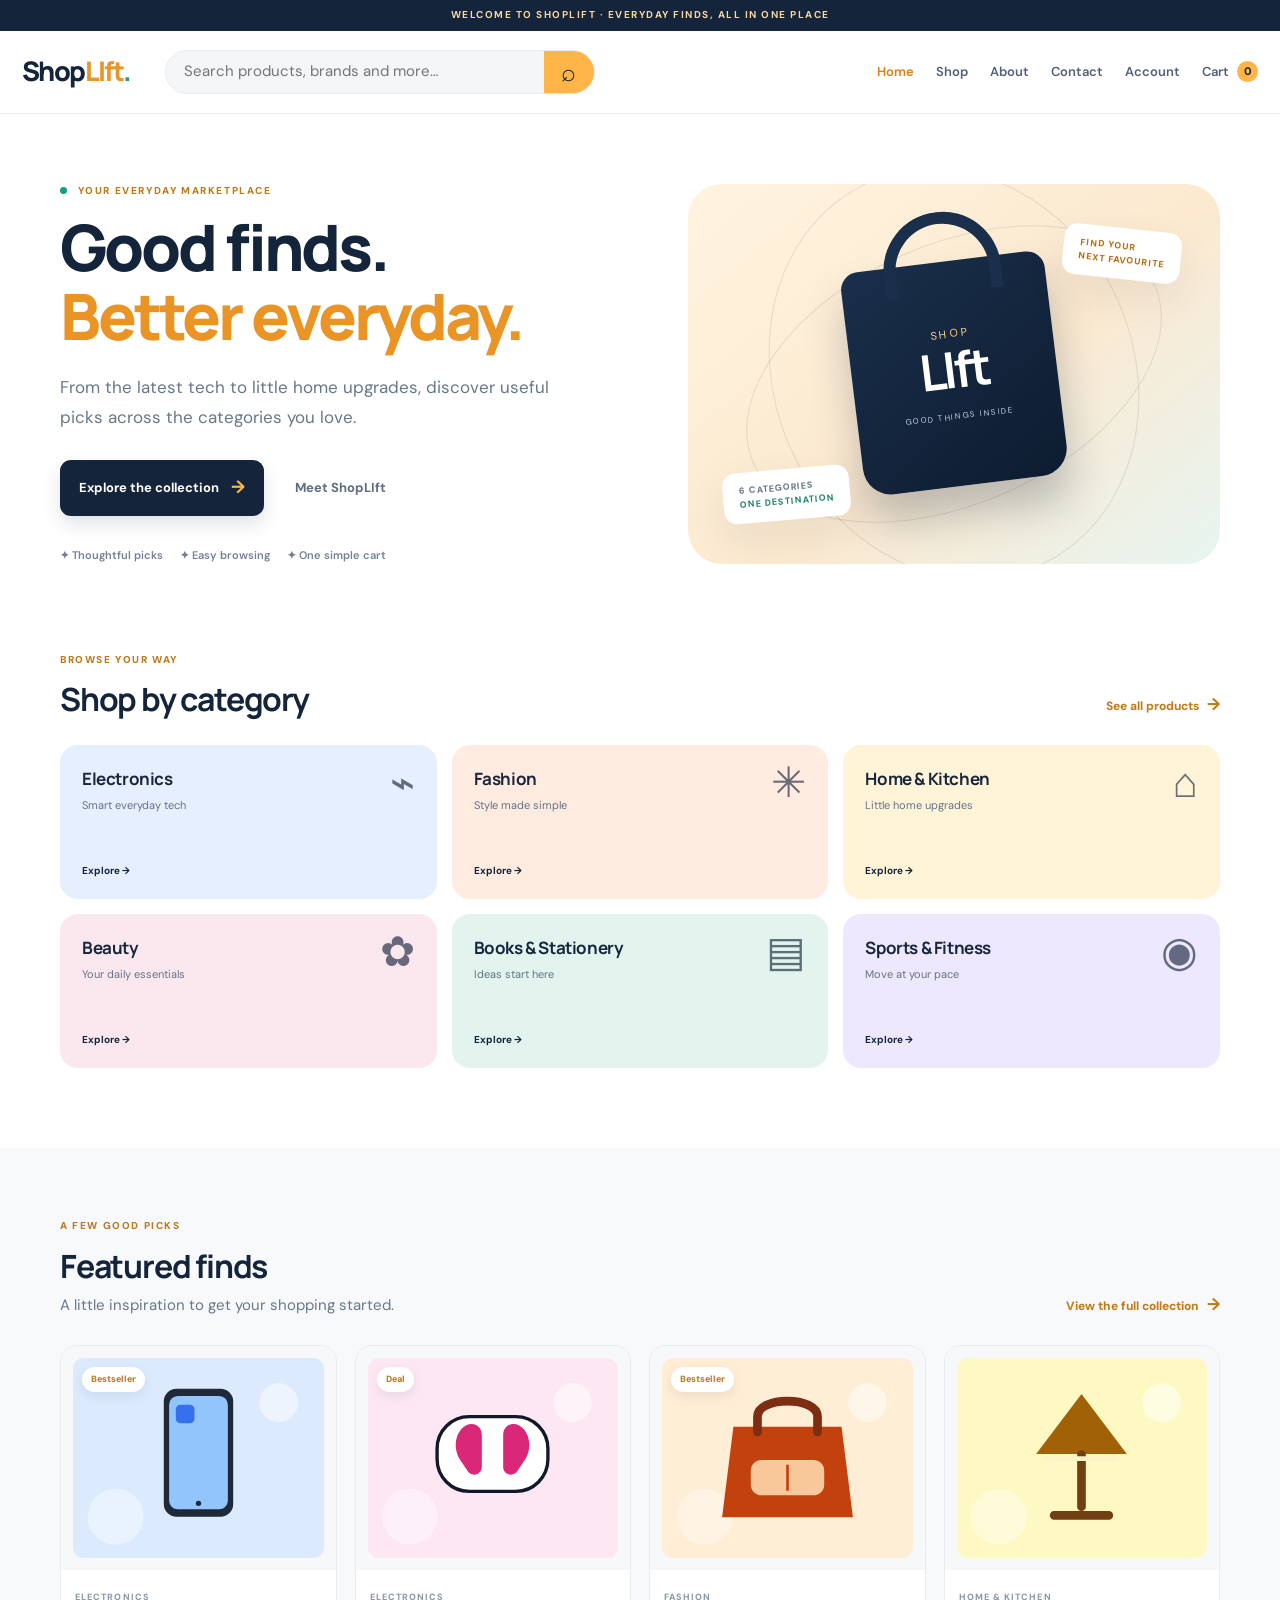
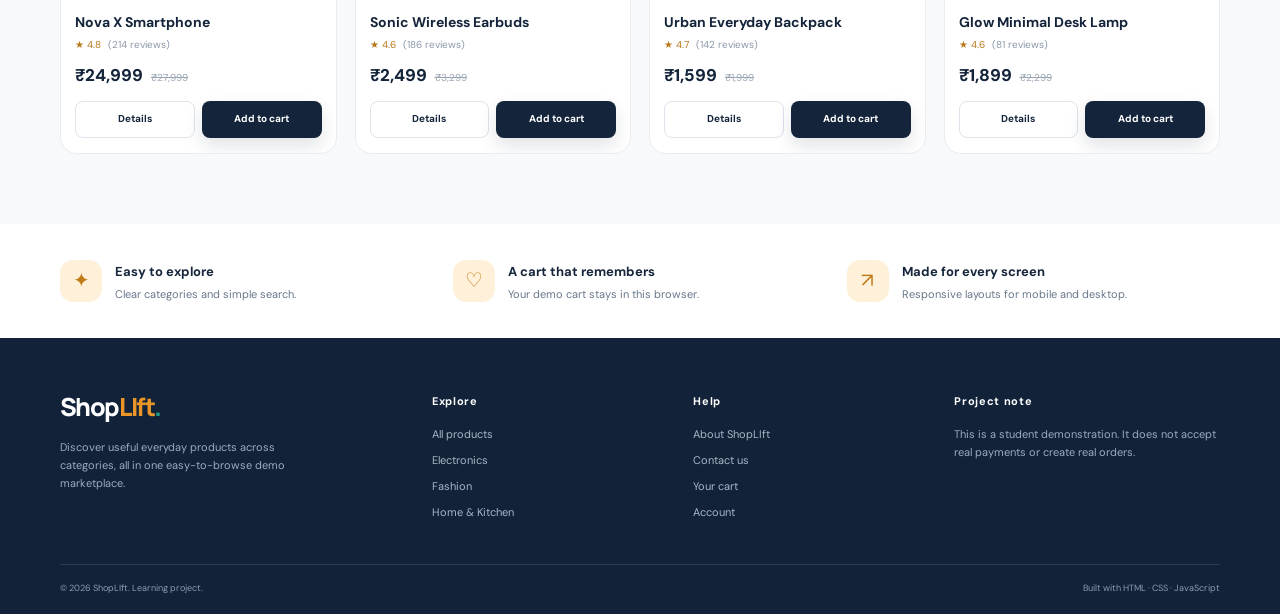
<file: index.html>
<!doctype html>
<html lang="en">
<head>
  <meta charset="utf-8"><meta name="viewport" content="width=device-width, initial-scale=1">
  <meta name="description" content="Shop across electronics, fashion, home, beauty, books and fitness at ShopLIft."><meta name="theme-color" content="#14243a">
  <title>Everyday shopping, made easy | ShopLIft</title><link rel="icon" href="assets/favicon.svg" type="image/svg+xml"><link rel="stylesheet" href="styles.css">
  <script src="script.js" defer></script>
</head>
<body><div class="announcement">WELCOME TO SHOPLIFT · EVERYDAY FINDS, ALL IN ONE PLACE</div>
<header class="site-header">
  <div class="header-inner">
    <a class="brand" href="index.html" aria-label="ShopLIft home">Shop<span>LIft</span><i>.</i></a>
    <form class="header-search" action="products.html" method="get" role="search"><input type="search" name="q" placeholder="Search products, brands and more…" aria-label="Search products"><button type="submit" aria-label="Search">⌕</button></form>
    <button class="menu-toggle" type="button" aria-label="Toggle navigation" aria-expanded="false">☰</button>
    <nav class="site-nav" aria-label="Main navigation">
      <a href="index.html" data-nav="home">Home</a><a href="products.html" data-nav="products">Shop</a><a href="about.html" data-nav="about">About</a><a href="contact.html" data-nav="contact">Contact</a><a href="login.html" data-nav="login">Account</a><a class="nav-cart" href="cart.html" data-nav="cart">Cart <span class="cart-count" id="cart-count">0</span></a>
    </nav>
  </div>
</header><main><section class="hero wrap"><div class="hero-copy"><p class="eyebrow"><span class="eyebrow-dot"></span> YOUR EVERYDAY MARKETPLACE</p><h1>Good finds.<br><em>Better everyday.</em></h1><p class="hero-description">From the latest tech to little home upgrades, discover useful picks across the categories you love.</p><div class="hero-actions"><a class="button button-primary" href="products.html">Explore the collection <span>→</span></a><a class="button button-quiet" href="about.html">Meet ShopLIft</a></div><div class="hero-proof"><span>✦ Thoughtful picks</span><span>✦ Easy browsing</span><span>✦ One simple cart</span></div></div><div class="hero-visual"><div class="hero-orbit orbit-one"></div><div class="hero-orbit orbit-two"></div><div class="hero-sticker sticker-top">FIND YOUR<br>NEXT FAVOURITE</div><div class="hero-bag"> <span>SHOP</span><strong>LIft</strong><small>GOOD THINGS INSIDE</small></div><div class="hero-sticker sticker-bottom">6 CATEGORIES<br><b>ONE DESTINATION</b></div></div></section>
<section class="wrap section categories-section"><div class="section-heading"><div><p class="eyebrow">BROWSE YOUR WAY</p><h2>Shop by category</h2></div><a class="text-link" href="products.html">See all products <span>→</span></a></div><div class="category-grid">
<a class="category-tile tile-blue" href="products.html?category=Electronics"><span class="category-icon">⌁</span><strong>Electronics</strong><small>Smart everyday tech</small><b>Explore →</b></a>
<a class="category-tile tile-peach" href="products.html?category=Fashion"><span class="category-icon">✳</span><strong>Fashion</strong><small>Style made simple</small><b>Explore →</b></a>
<a class="category-tile tile-yellow" href="products.html?category=Home%20%26%20Kitchen"><span class="category-icon">⌂</span><strong>Home &amp; Kitchen</strong><small>Little home upgrades</small><b>Explore →</b></a>
<a class="category-tile tile-pink" href="products.html?category=Beauty"><span class="category-icon">✿</span><strong>Beauty</strong><small>Your daily essentials</small><b>Explore →</b></a>
<a class="category-tile tile-mint" href="products.html?category=Books%20%26%20Stationery"><span class="category-icon">▤</span><strong>Books &amp; Stationery</strong><small>Ideas start here</small><b>Explore →</b></a>
<a class="category-tile tile-lilac" href="products.html?category=Sports%20%26%20Fitness"><span class="category-icon">◉</span><strong>Sports &amp; Fitness</strong><small>Move at your pace</small><b>Explore →</b></a>
</div></section>
<section class="section section-soft"><div class="wrap"><div class="section-heading"><div><p class="eyebrow">A FEW GOOD PICKS</p><h2>Featured finds</h2><p class="section-intro">A little inspiration to get your shopping started.</p></div><a class="text-link" href="products.html">View the full collection <span>→</span></a></div><div class="product-grid" id="featured-products"></div></div></section>
<section class="wrap value-row"><div><span class="value-icon">✦</span><div><strong>Easy to explore</strong><p>Clear categories and simple search.</p></div></div><div><span class="value-icon">♡</span><div><strong>A cart that remembers</strong><p>Your demo cart stays in this browser.</p></div></div><div><span class="value-icon">↗</span><div><strong>Made for every screen</strong><p>Responsive layouts for mobile and desktop.</p></div></div></section></main><footer class="site-footer"><div class="footer-main"><div><a class="brand brand-footer" href="index.html">Shop<span>LIft</span><i>.</i></a><p>Discover useful everyday products across categories, all in one easy-to-browse demo marketplace.</p></div><div><h3>Explore</h3><a href="products.html">All products</a><a href="products.html?category=Electronics">Electronics</a><a href="products.html?category=Fashion">Fashion</a><a href="products.html?category=Home%20%26%20Kitchen">Home &amp; Kitchen</a></div><div><h3>Help</h3><a href="about.html">About ShopLIft</a><a href="contact.html">Contact us</a><a href="cart.html">Your cart</a><a href="login.html">Account</a></div><div><h3>Project note</h3><p class="footer-note">This is a student demonstration. It does not accept real payments or create real orders.</p></div></div><div class="footer-bottom"><span>© <span class="current-year"></span> ShopLIft. Learning project.</span><span>Built with HTML · CSS · JavaScript</span></div></footer><div id="toast" class="toast" role="status" aria-live="polite"></div></body></html>
</file>
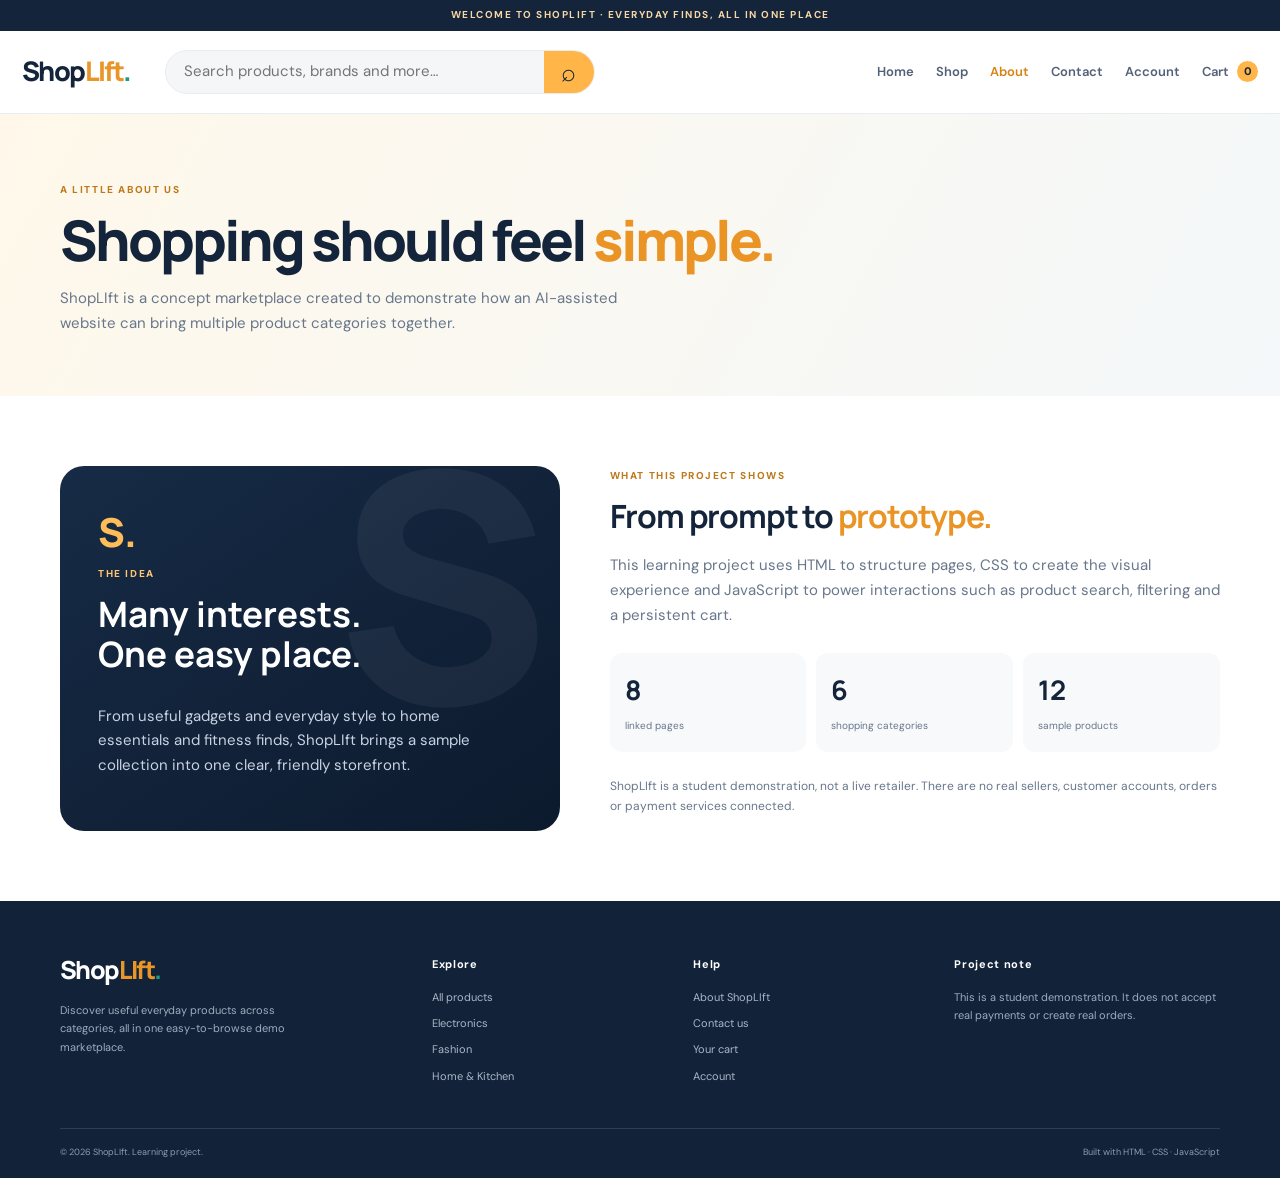
<file: about.html>
<!doctype html>
<html lang="en">
<head>
  <meta charset="utf-8"><meta name="viewport" content="width=device-width, initial-scale=1">
  <meta name="description" content="Learn about the ShopLIft AI-powered web development demonstration."><meta name="theme-color" content="#14243a">
  <title>About ShopLIft | ShopLIft</title><link rel="icon" href="assets/favicon.svg" type="image/svg+xml"><link rel="stylesheet" href="styles.css">
  <script src="script.js" defer></script>
</head>
<body><div class="announcement">WELCOME TO SHOPLIFT · EVERYDAY FINDS, ALL IN ONE PLACE</div>
<header class="site-header">
  <div class="header-inner">
    <a class="brand" href="index.html" aria-label="ShopLIft home">Shop<span>LIft</span><i>.</i></a>
    <form class="header-search" action="products.html" method="get" role="search"><input type="search" name="q" placeholder="Search products, brands and more…" aria-label="Search products"><button type="submit" aria-label="Search">⌕</button></form>
    <button class="menu-toggle" type="button" aria-label="Toggle navigation" aria-expanded="false">☰</button>
    <nav class="site-nav" aria-label="Main navigation">
      <a href="index.html" data-nav="home">Home</a><a href="products.html" data-nav="products">Shop</a><a href="about.html" data-nav="about">About</a><a href="contact.html" data-nav="contact">Contact</a><a href="login.html" data-nav="login">Account</a><a class="nav-cart" href="cart.html" data-nav="cart">Cart <span class="cart-count" id="cart-count">0</span></a>
    </nav>
  </div>
</header><main><section class="page-hero"><div class="wrap"><p class="eyebrow">A LITTLE ABOUT US</p><h1>Shopping should feel <em>simple.</em></h1><p>ShopLIft is a concept marketplace created to demonstrate how an AI-assisted website can bring multiple product categories together.</p></div></section><section class="wrap section about-grid"><div class="about-card about-highlight"><span class="about-mark">S.</span><p class="eyebrow">THE IDEA</p><h2>Many interests.<br>One easy place.</h2><p>From useful gadgets and everyday style to home essentials and fitness finds, ShopLIft brings a sample collection into one clear, friendly storefront.</p></div><div class="about-copy"><p class="eyebrow">WHAT THIS PROJECT SHOWS</p><h2>From prompt to <em>prototype.</em></h2><p>This learning project uses HTML to structure pages, CSS to create the visual experience and JavaScript to power interactions such as product search, filtering and a persistent cart.</p><div class="about-stat-grid"><div><strong>8</strong><span>linked pages</span></div><div><strong>6</strong><span>shopping categories</span></div><div><strong>12</strong><span>sample products</span></div></div><p class="muted">ShopLIft is a student demonstration, not a live retailer. There are no real sellers, customer accounts, orders or payment services connected.</p></div></section></main><footer class="site-footer"><div class="footer-main"><div><a class="brand brand-footer" href="index.html">Shop<span>LIft</span><i>.</i></a><p>Discover useful everyday products across categories, all in one easy-to-browse demo marketplace.</p></div><div><h3>Explore</h3><a href="products.html">All products</a><a href="products.html?category=Electronics">Electronics</a><a href="products.html?category=Fashion">Fashion</a><a href="products.html?category=Home%20%26%20Kitchen">Home &amp; Kitchen</a></div><div><h3>Help</h3><a href="about.html">About ShopLIft</a><a href="contact.html">Contact us</a><a href="cart.html">Your cart</a><a href="login.html">Account</a></div><div><h3>Project note</h3><p class="footer-note">This is a student demonstration. It does not accept real payments or create real orders.</p></div></div><div class="footer-bottom"><span>© <span class="current-year"></span> ShopLIft. Learning project.</span><span>Built with HTML · CSS · JavaScript</span></div></footer><div id="toast" class="toast" role="status" aria-live="polite"></div></body></html>
</file>
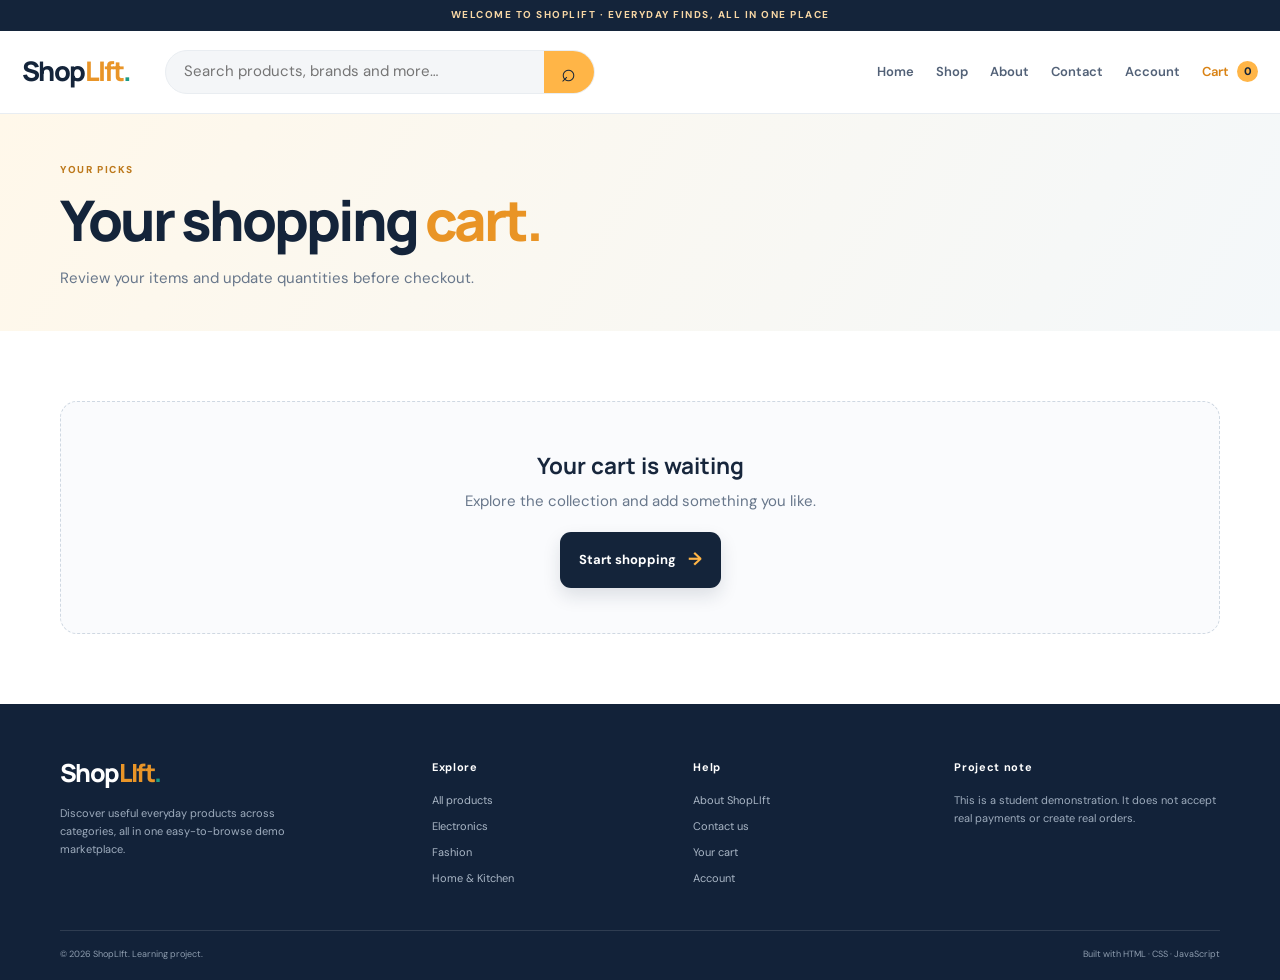
<file: cart.html>
<!doctype html>
<html lang="en">
<head>
  <meta charset="utf-8"><meta name="viewport" content="width=device-width, initial-scale=1">
  <meta name="description" content="Review your ShopLIft cart and update item quantities."><meta name="theme-color" content="#14243a">
  <title>Your shopping cart | ShopLIft</title><link rel="icon" href="assets/favicon.svg" type="image/svg+xml"><link rel="stylesheet" href="styles.css">
  <script src="script.js" defer></script>
</head>
<body><div class="announcement">WELCOME TO SHOPLIFT · EVERYDAY FINDS, ALL IN ONE PLACE</div>
<header class="site-header">
  <div class="header-inner">
    <a class="brand" href="index.html" aria-label="ShopLIft home">Shop<span>LIft</span><i>.</i></a>
    <form class="header-search" action="products.html" method="get" role="search"><input type="search" name="q" placeholder="Search products, brands and more…" aria-label="Search products"><button type="submit" aria-label="Search">⌕</button></form>
    <button class="menu-toggle" type="button" aria-label="Toggle navigation" aria-expanded="false">☰</button>
    <nav class="site-nav" aria-label="Main navigation">
      <a href="index.html" data-nav="home">Home</a><a href="products.html" data-nav="products">Shop</a><a href="about.html" data-nav="about">About</a><a href="contact.html" data-nav="contact">Contact</a><a href="login.html" data-nav="login">Account</a><a class="nav-cart" href="cart.html" data-nav="cart">Cart <span class="cart-count" id="cart-count">0</span></a>
    </nav>
  </div>
</header><main><section class="page-hero page-hero-compact"><div class="wrap"><p class="eyebrow">YOUR PICKS</p><h1>Your shopping <em>cart.</em></h1><p>Review your items and update quantities before checkout.</p></div></section><section class="wrap section"><div id="cart-content"><div class="loading-state">Loading your cart…</div></div></section></main><footer class="site-footer"><div class="footer-main"><div><a class="brand brand-footer" href="index.html">Shop<span>LIft</span><i>.</i></a><p>Discover useful everyday products across categories, all in one easy-to-browse demo marketplace.</p></div><div><h3>Explore</h3><a href="products.html">All products</a><a href="products.html?category=Electronics">Electronics</a><a href="products.html?category=Fashion">Fashion</a><a href="products.html?category=Home%20%26%20Kitchen">Home &amp; Kitchen</a></div><div><h3>Help</h3><a href="about.html">About ShopLIft</a><a href="contact.html">Contact us</a><a href="cart.html">Your cart</a><a href="login.html">Account</a></div><div><h3>Project note</h3><p class="footer-note">This is a student demonstration. It does not accept real payments or create real orders.</p></div></div><div class="footer-bottom"><span>© <span class="current-year"></span> ShopLIft. Learning project.</span><span>Built with HTML · CSS · JavaScript</span></div></footer><div id="toast" class="toast" role="status" aria-live="polite"></div></body></html>
</file>
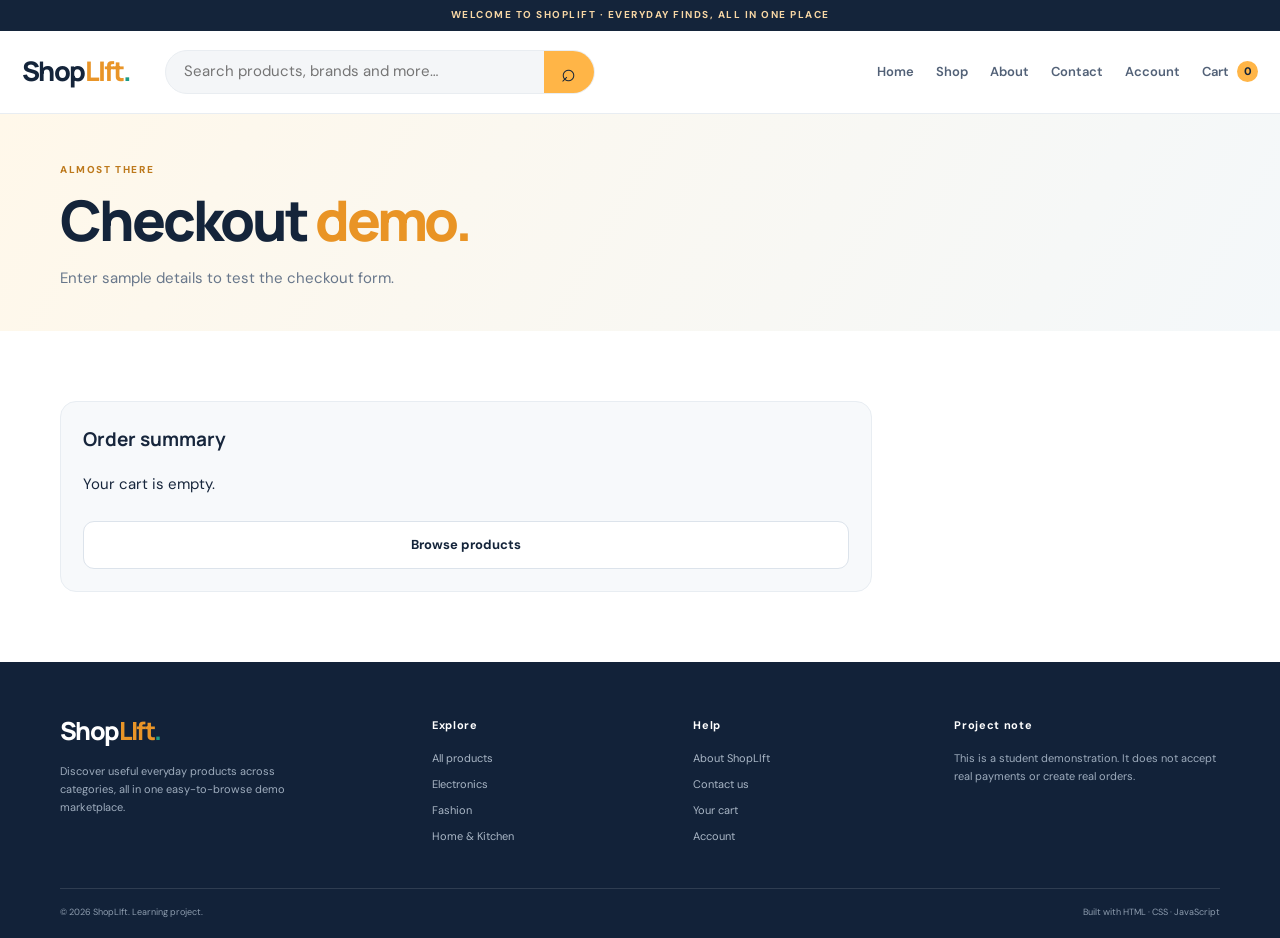
<file: checkout.html>
<!doctype html>
<html lang="en">
<head>
  <meta charset="utf-8"><meta name="viewport" content="width=device-width, initial-scale=1">
  <meta name="description" content="Test the sample ShopLIft checkout form. No payment is processed."><meta name="theme-color" content="#14243a">
  <title>Demo checkout | ShopLIft</title><link rel="icon" href="assets/favicon.svg" type="image/svg+xml"><link rel="stylesheet" href="styles.css">
  <script src="script.js" defer></script>
</head>
<body><div class="announcement">WELCOME TO SHOPLIFT · EVERYDAY FINDS, ALL IN ONE PLACE</div>
<header class="site-header">
  <div class="header-inner">
    <a class="brand" href="index.html" aria-label="ShopLIft home">Shop<span>LIft</span><i>.</i></a>
    <form class="header-search" action="products.html" method="get" role="search"><input type="search" name="q" placeholder="Search products, brands and more…" aria-label="Search products"><button type="submit" aria-label="Search">⌕</button></form>
    <button class="menu-toggle" type="button" aria-label="Toggle navigation" aria-expanded="false">☰</button>
    <nav class="site-nav" aria-label="Main navigation">
      <a href="index.html" data-nav="home">Home</a><a href="products.html" data-nav="products">Shop</a><a href="about.html" data-nav="about">About</a><a href="contact.html" data-nav="contact">Contact</a><a href="login.html" data-nav="login">Account</a><a class="nav-cart" href="cart.html" data-nav="cart">Cart <span class="cart-count" id="cart-count">0</span></a>
    </nav>
  </div>
</header><main><section class="page-hero page-hero-compact"><div class="wrap"><p class="eyebrow">ALMOST THERE</p><h1>Checkout <em>demo.</em></h1><p>Enter sample details to test the checkout form.</p></div></section><section class="wrap section"><div class="checkout-layout"><form id="checkout-form" class="form-card"><p class="eyebrow">DELIVERY DETAILS</p><h2>Where should we send it?</h2><div class="form-grid"><label>Full name<input name="name" type="text" autocomplete="name" required minlength="2" placeholder="Your full name"></label><label>Email address<input name="email" type="email" autocomplete="email" required placeholder="you@example.com"></label><label>Mobile number<input name="phone" type="tel" inputmode="numeric" pattern="[0-9]{10}" required placeholder="10-digit mobile number"></label><label>PIN code<input name="pincode" type="text" inputmode="numeric" pattern="[0-9]{6}" required placeholder="6-digit PIN code"></label><label class="full-field">Address<textarea name="address" rows="3" required minlength="10" placeholder="House / street / area"></textarea></label><label class="full-field">City<input name="city" type="text" required placeholder="City"></label></div><p class="demo-disclaimer">Demo only: do not enter sensitive personal or payment information. No payment is collected.</p><button class="button button-primary" type="submit">Place demo order <span>→</span></button></form><aside id="checkout-summary" class="summary-card"><h2>Order summary</h2><p>Loading your items…</p></aside></div><div id="order-success" class="success-panel hidden" role="status"></div></section></main><footer class="site-footer"><div class="footer-main"><div><a class="brand brand-footer" href="index.html">Shop<span>LIft</span><i>.</i></a><p>Discover useful everyday products across categories, all in one easy-to-browse demo marketplace.</p></div><div><h3>Explore</h3><a href="products.html">All products</a><a href="products.html?category=Electronics">Electronics</a><a href="products.html?category=Fashion">Fashion</a><a href="products.html?category=Home%20%26%20Kitchen">Home &amp; Kitchen</a></div><div><h3>Help</h3><a href="about.html">About ShopLIft</a><a href="contact.html">Contact us</a><a href="cart.html">Your cart</a><a href="login.html">Account</a></div><div><h3>Project note</h3><p class="footer-note">This is a student demonstration. It does not accept real payments or create real orders.</p></div></div><div class="footer-bottom"><span>© <span class="current-year"></span> ShopLIft. Learning project.</span><span>Built with HTML · CSS · JavaScript</span></div></footer><div id="toast" class="toast" role="status" aria-live="polite"></div></body></html>
</file>
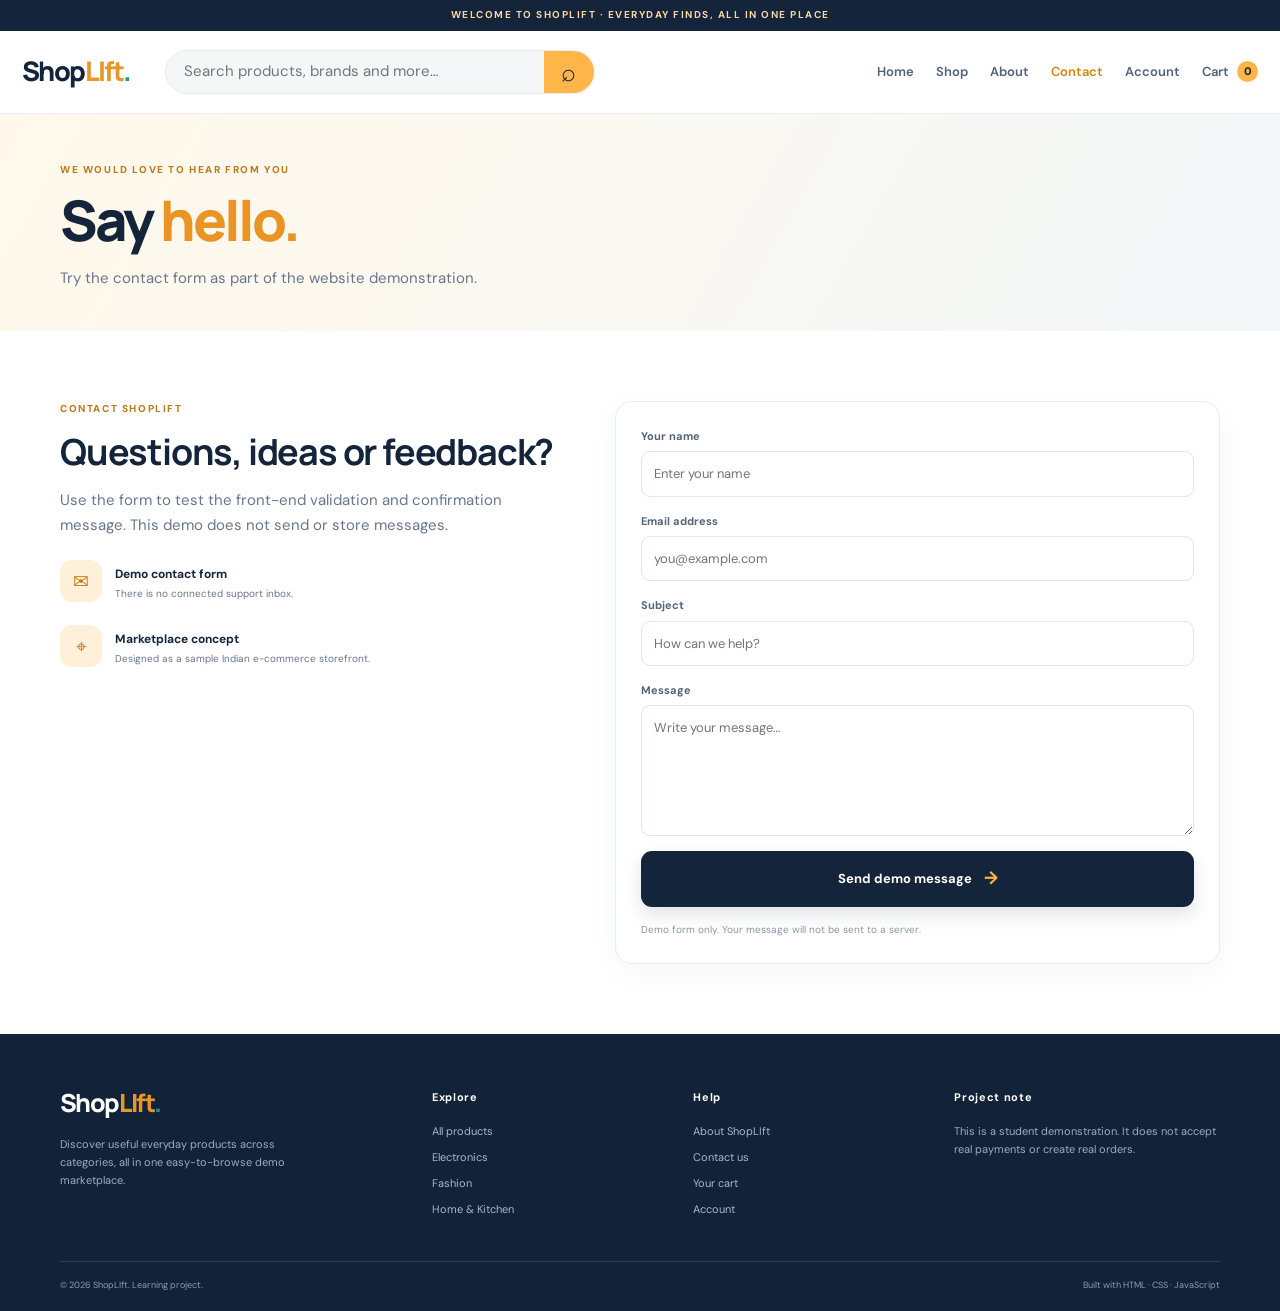
<file: contact.html>
<!doctype html>
<html lang="en">
<head>
  <meta charset="utf-8"><meta name="viewport" content="width=device-width, initial-scale=1">
  <meta name="description" content="Contact page demonstration for ShopLIft."><meta name="theme-color" content="#14243a">
  <title>Contact ShopLIft | ShopLIft</title><link rel="icon" href="assets/favicon.svg" type="image/svg+xml"><link rel="stylesheet" href="styles.css">
  <script src="script.js" defer></script>
</head>
<body><div class="announcement">WELCOME TO SHOPLIFT · EVERYDAY FINDS, ALL IN ONE PLACE</div>
<header class="site-header">
  <div class="header-inner">
    <a class="brand" href="index.html" aria-label="ShopLIft home">Shop<span>LIft</span><i>.</i></a>
    <form class="header-search" action="products.html" method="get" role="search"><input type="search" name="q" placeholder="Search products, brands and more…" aria-label="Search products"><button type="submit" aria-label="Search">⌕</button></form>
    <button class="menu-toggle" type="button" aria-label="Toggle navigation" aria-expanded="false">☰</button>
    <nav class="site-nav" aria-label="Main navigation">
      <a href="index.html" data-nav="home">Home</a><a href="products.html" data-nav="products">Shop</a><a href="about.html" data-nav="about">About</a><a href="contact.html" data-nav="contact">Contact</a><a href="login.html" data-nav="login">Account</a><a class="nav-cart" href="cart.html" data-nav="cart">Cart <span class="cart-count" id="cart-count">0</span></a>
    </nav>
  </div>
</header><main><section class="page-hero page-hero-compact"><div class="wrap"><p class="eyebrow">WE WOULD LOVE TO HEAR FROM YOU</p><h1>Say <em>hello.</em></h1><p>Try the contact form as part of the website demonstration.</p></div></section><section class="wrap section contact-layout"><div class="contact-copy"><p class="eyebrow">CONTACT SHOPLIFT</p><h2>Questions, ideas or feedback?</h2><p>Use the form to test the front-end validation and confirmation message. This demo does not send or store messages.</p><div class="contact-note"><span>✉</span><div><strong>Demo contact form</strong><p>There is no connected support inbox.</p></div></div><div class="contact-note"><span>⌖</span><div><strong>Marketplace concept</strong><p>Designed as a sample Indian e-commerce storefront.</p></div></div></div><form id="contact-form" class="form-card"><label>Your name<input name="name" type="text" required minlength="2" placeholder="Enter your name"></label><label>Email address<input name="email" type="email" required placeholder="you@example.com"></label><label>Subject<input name="subject" type="text" required placeholder="How can we help?"></label><label>Message<textarea name="message" rows="5" required minlength="10" placeholder="Write your message…"></textarea></label><button class="button button-primary" type="submit">Send demo message <span>→</span></button><p class="form-hint">Demo form only. Your message will not be sent to a server.</p></form></section></main><footer class="site-footer"><div class="footer-main"><div><a class="brand brand-footer" href="index.html">Shop<span>LIft</span><i>.</i></a><p>Discover useful everyday products across categories, all in one easy-to-browse demo marketplace.</p></div><div><h3>Explore</h3><a href="products.html">All products</a><a href="products.html?category=Electronics">Electronics</a><a href="products.html?category=Fashion">Fashion</a><a href="products.html?category=Home%20%26%20Kitchen">Home &amp; Kitchen</a></div><div><h3>Help</h3><a href="about.html">About ShopLIft</a><a href="contact.html">Contact us</a><a href="cart.html">Your cart</a><a href="login.html">Account</a></div><div><h3>Project note</h3><p class="footer-note">This is a student demonstration. It does not accept real payments or create real orders.</p></div></div><div class="footer-bottom"><span>© <span class="current-year"></span> ShopLIft. Learning project.</span><span>Built with HTML · CSS · JavaScript</span></div></footer><div id="toast" class="toast" role="status" aria-live="polite"></div></body></html>
</file>
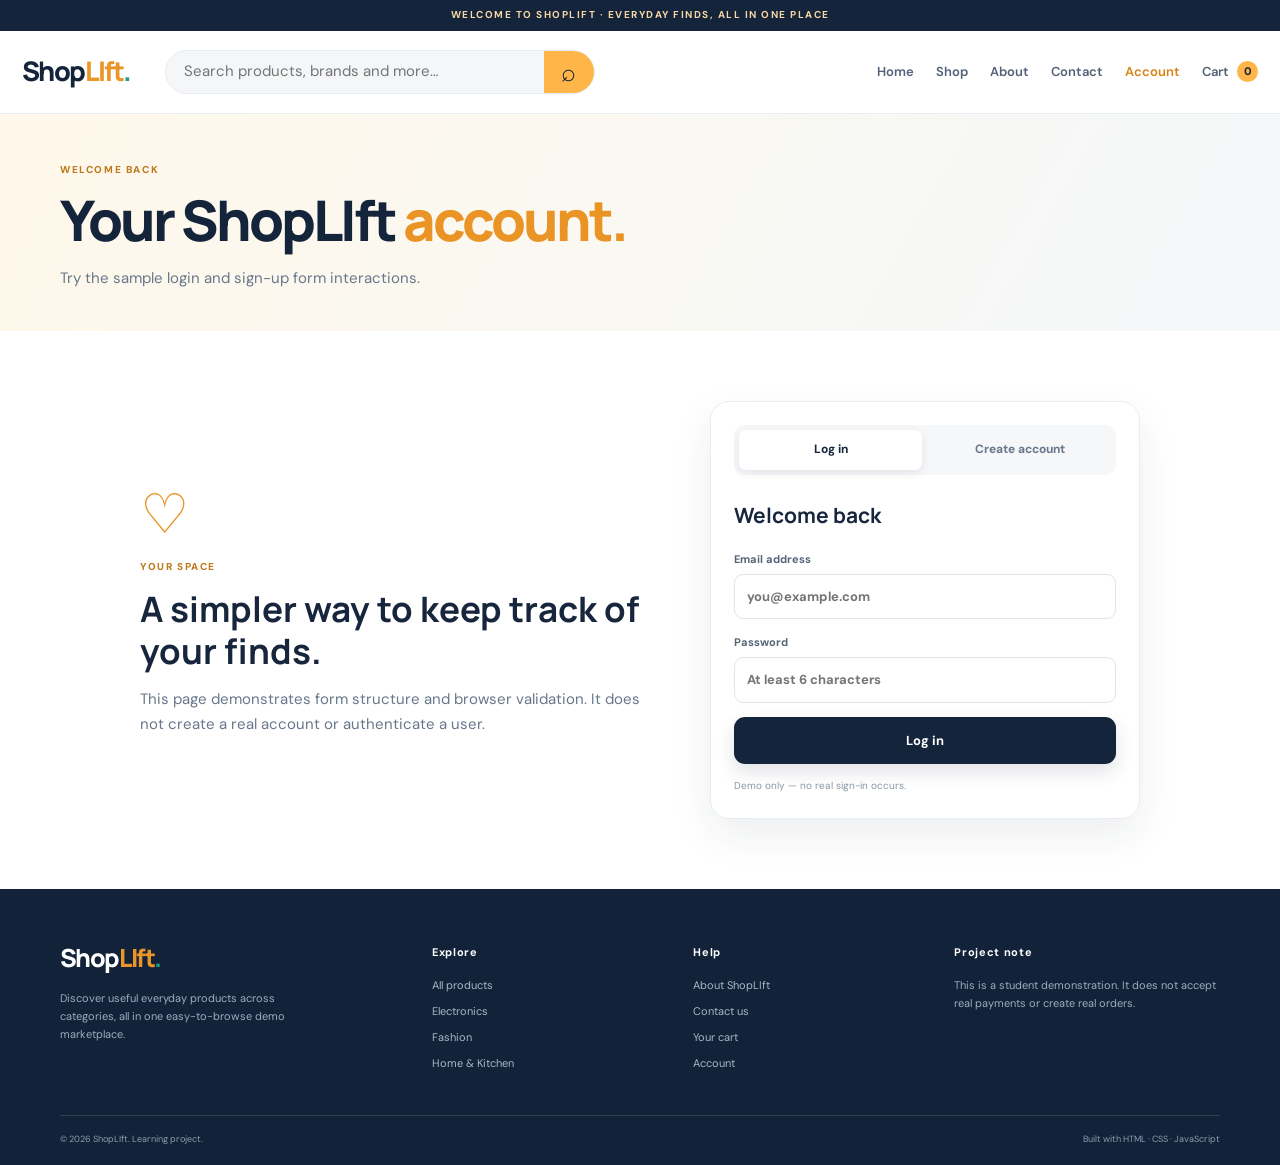
<file: login.html>
<!doctype html>
<html lang="en">
<head>
  <meta charset="utf-8"><meta name="viewport" content="width=device-width, initial-scale=1">
  <meta name="description" content="Sample ShopLIft login and signup form demonstrations."><meta name="theme-color" content="#14243a">
  <title>Account login and signup | ShopLIft</title><link rel="icon" href="assets/favicon.svg" type="image/svg+xml"><link rel="stylesheet" href="styles.css">
  <script src="script.js" defer></script>
</head>
<body><div class="announcement">WELCOME TO SHOPLIFT · EVERYDAY FINDS, ALL IN ONE PLACE</div>
<header class="site-header">
  <div class="header-inner">
    <a class="brand" href="index.html" aria-label="ShopLIft home">Shop<span>LIft</span><i>.</i></a>
    <form class="header-search" action="products.html" method="get" role="search"><input type="search" name="q" placeholder="Search products, brands and more…" aria-label="Search products"><button type="submit" aria-label="Search">⌕</button></form>
    <button class="menu-toggle" type="button" aria-label="Toggle navigation" aria-expanded="false">☰</button>
    <nav class="site-nav" aria-label="Main navigation">
      <a href="index.html" data-nav="home">Home</a><a href="products.html" data-nav="products">Shop</a><a href="about.html" data-nav="about">About</a><a href="contact.html" data-nav="contact">Contact</a><a href="login.html" data-nav="login">Account</a><a class="nav-cart" href="cart.html" data-nav="cart">Cart <span class="cart-count" id="cart-count">0</span></a>
    </nav>
  </div>
</header><main><section class="page-hero page-hero-compact"><div class="wrap"><p class="eyebrow">WELCOME BACK</p><h1>Your ShopLIft <em>account.</em></h1><p>Try the sample login and sign-up form interactions.</p></div></section><section class="wrap section auth-section"><div class="auth-intro"><span class="auth-symbol">♡</span><p class="eyebrow">YOUR SPACE</p><h2>A simpler way to keep track of your finds.</h2><p>This page demonstrates form structure and browser validation. It does not create a real account or authenticate a user.</p></div><div class="auth-card"><div class="auth-tabs" role="tablist" aria-label="Account form"><button type="button" class="auth-tab active" data-auth-tab="login" role="tab" aria-selected="true">Log in</button><button type="button" class="auth-tab" data-auth-tab="signup" role="tab" aria-selected="false">Create account</button></div><form id="login-form" class="auth-form" data-auth-form="login"><h2>Welcome back</h2><label>Email address<input type="email" name="email" autocomplete="email" required placeholder="you@example.com"></label><label>Password<input type="password" name="password" autocomplete="current-password" required minlength="6" placeholder="At least 6 characters"></label><button class="button button-primary button-full" type="submit">Log in</button><p class="form-hint">Demo only — no real sign-in occurs.</p></form><form id="signup-form" class="auth-form hidden" data-auth-form="signup"><h2>Create your account</h2><label>Your name<input type="text" name="name" autocomplete="name" required minlength="2" placeholder="Your name"></label><label>Email address<input type="email" name="email" autocomplete="email" required placeholder="you@example.com"></label><label>Create password<input type="password" name="password" autocomplete="new-password" required minlength="6" placeholder="At least 6 characters"></label><button class="button button-primary button-full" type="submit">Create demo account</button><p class="form-hint">Demo only — account details are not saved.</p></form></div></section></main><footer class="site-footer"><div class="footer-main"><div><a class="brand brand-footer" href="index.html">Shop<span>LIft</span><i>.</i></a><p>Discover useful everyday products across categories, all in one easy-to-browse demo marketplace.</p></div><div><h3>Explore</h3><a href="products.html">All products</a><a href="products.html?category=Electronics">Electronics</a><a href="products.html?category=Fashion">Fashion</a><a href="products.html?category=Home%20%26%20Kitchen">Home &amp; Kitchen</a></div><div><h3>Help</h3><a href="about.html">About ShopLIft</a><a href="contact.html">Contact us</a><a href="cart.html">Your cart</a><a href="login.html">Account</a></div><div><h3>Project note</h3><p class="footer-note">This is a student demonstration. It does not accept real payments or create real orders.</p></div></div><div class="footer-bottom"><span>© <span class="current-year"></span> ShopLIft. Learning project.</span><span>Built with HTML · CSS · JavaScript</span></div></footer><div id="toast" class="toast" role="status" aria-live="polite"></div></body></html>
</file>
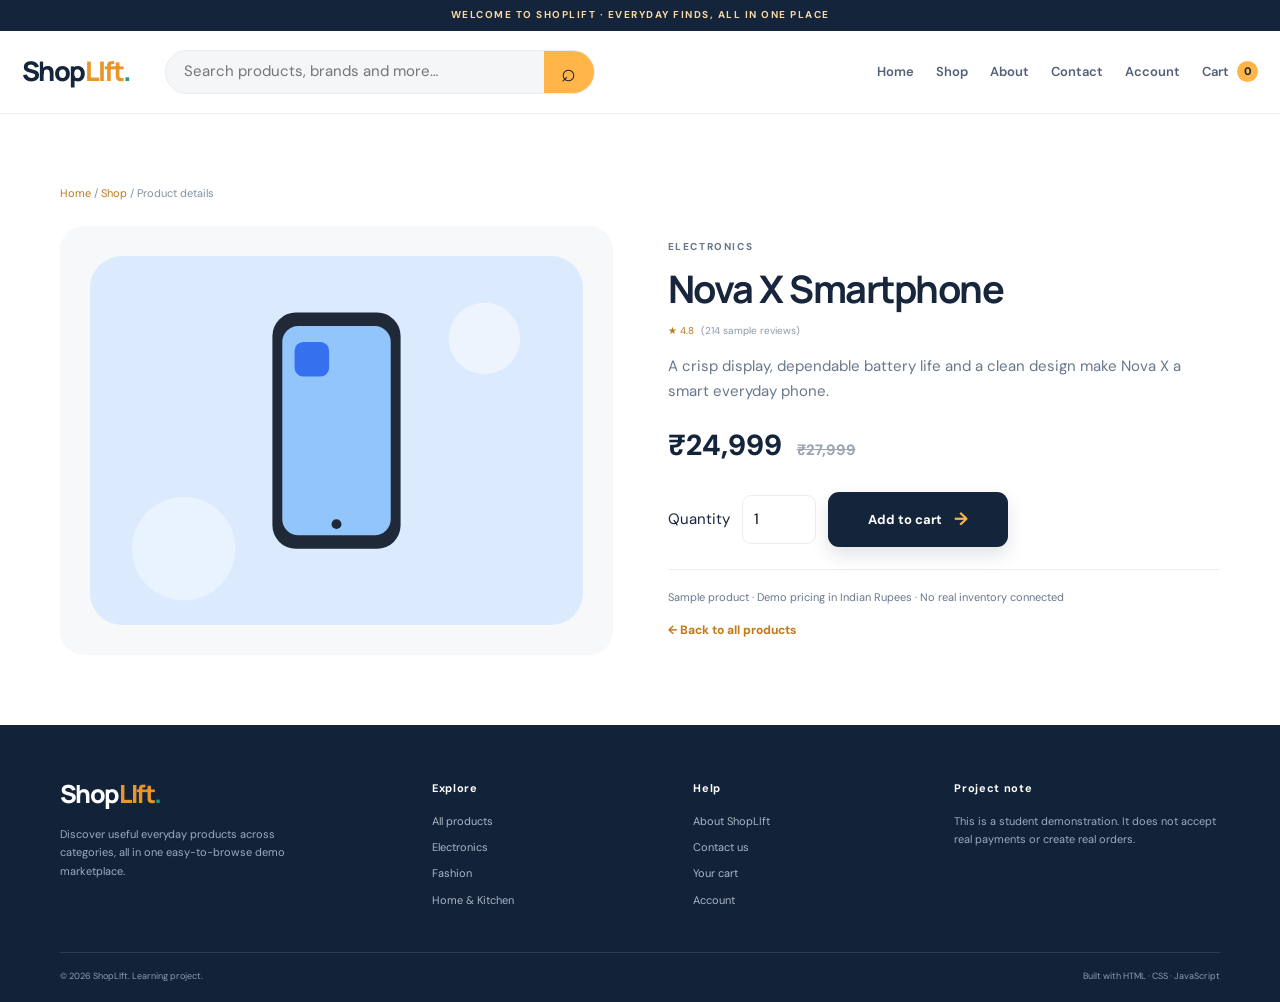
<file: product.html>
<!doctype html>
<html lang="en">
<head>
  <meta charset="utf-8"><meta name="viewport" content="width=device-width, initial-scale=1">
  <meta name="description" content="View product details and add an item to your ShopLIft cart."><meta name="theme-color" content="#14243a">
  <title>Product details | ShopLIft</title><link rel="icon" href="assets/favicon.svg" type="image/svg+xml"><link rel="stylesheet" href="styles.css">
  <script src="script.js" defer></script>
</head>
<body><div class="announcement">WELCOME TO SHOPLIFT · EVERYDAY FINDS, ALL IN ONE PLACE</div>
<header class="site-header">
  <div class="header-inner">
    <a class="brand" href="index.html" aria-label="ShopLIft home">Shop<span>LIft</span><i>.</i></a>
    <form class="header-search" action="products.html" method="get" role="search"><input type="search" name="q" placeholder="Search products, brands and more…" aria-label="Search products"><button type="submit" aria-label="Search">⌕</button></form>
    <button class="menu-toggle" type="button" aria-label="Toggle navigation" aria-expanded="false">☰</button>
    <nav class="site-nav" aria-label="Main navigation">
      <a href="index.html" data-nav="home">Home</a><a href="products.html" data-nav="products">Shop</a><a href="about.html" data-nav="about">About</a><a href="contact.html" data-nav="contact">Contact</a><a href="login.html" data-nav="login">Account</a><a class="nav-cart" href="cart.html" data-nav="cart">Cart <span class="cart-count" id="cart-count">0</span></a>
    </nav>
  </div>
</header><main><section class="wrap section product-detail-section"><p class="breadcrumb"><a href="index.html">Home</a> / <a href="products.html">Shop</a> / Product details</p><div id="product-detail"><div class="loading-state">Loading product details…</div></div></section></main><footer class="site-footer"><div class="footer-main"><div><a class="brand brand-footer" href="index.html">Shop<span>LIft</span><i>.</i></a><p>Discover useful everyday products across categories, all in one easy-to-browse demo marketplace.</p></div><div><h3>Explore</h3><a href="products.html">All products</a><a href="products.html?category=Electronics">Electronics</a><a href="products.html?category=Fashion">Fashion</a><a href="products.html?category=Home%20%26%20Kitchen">Home &amp; Kitchen</a></div><div><h3>Help</h3><a href="about.html">About ShopLIft</a><a href="contact.html">Contact us</a><a href="cart.html">Your cart</a><a href="login.html">Account</a></div><div><h3>Project note</h3><p class="footer-note">This is a student demonstration. It does not accept real payments or create real orders.</p></div></div><div class="footer-bottom"><span>© <span class="current-year"></span> ShopLIft. Learning project.</span><span>Built with HTML · CSS · JavaScript</span></div></footer><div id="toast" class="toast" role="status" aria-live="polite"></div></body></html>
</file>
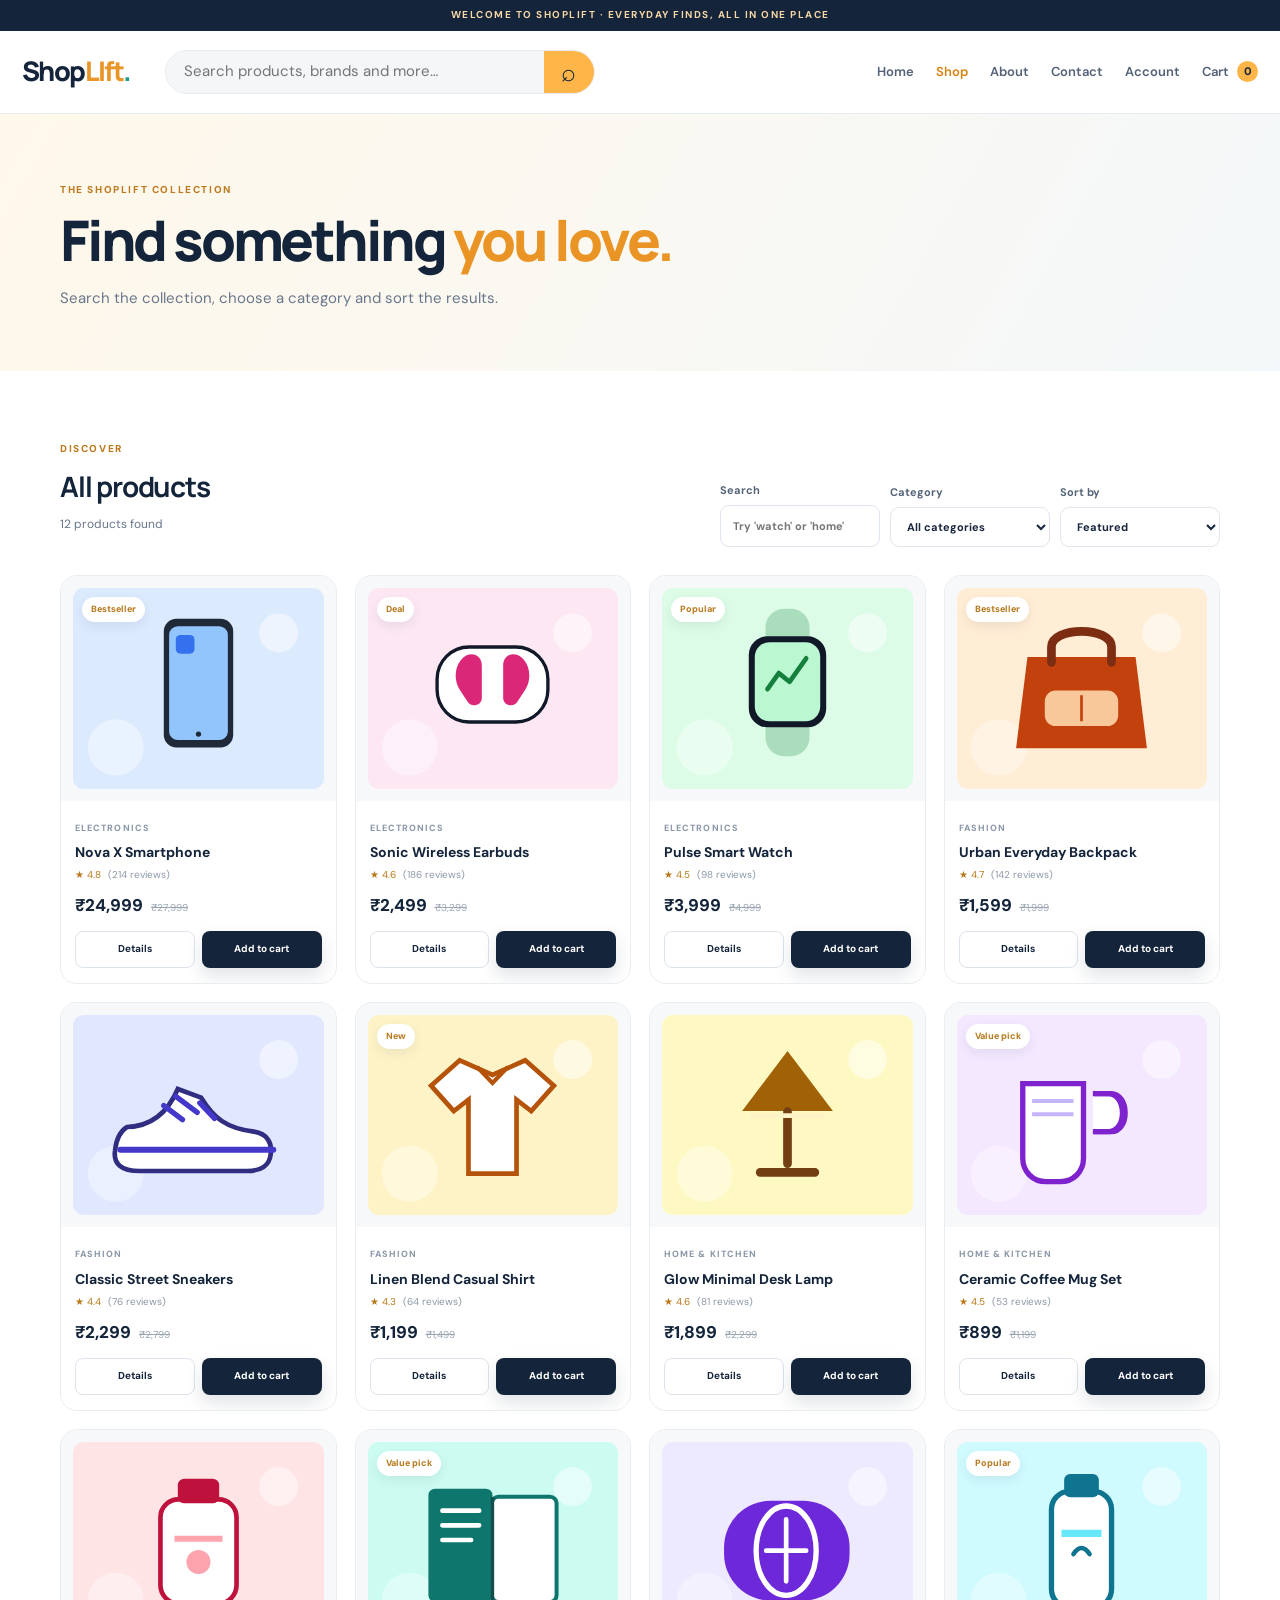
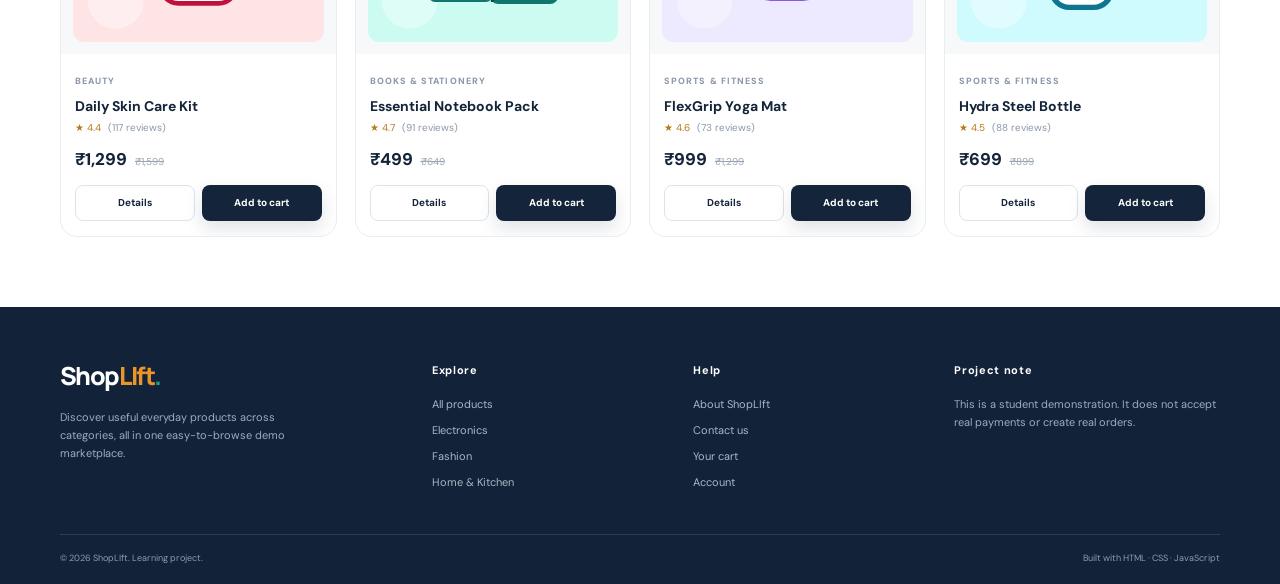
<file: products.html>
<!doctype html>
<html lang="en">
<head>
  <meta charset="utf-8"><meta name="viewport" content="width=device-width, initial-scale=1">
  <meta name="description" content="Browse and filter the ShopLIft sample product collection."><meta name="theme-color" content="#14243a">
  <title>Shop all products | ShopLIft</title><link rel="icon" href="assets/favicon.svg" type="image/svg+xml"><link rel="stylesheet" href="styles.css">
  <script src="script.js" defer></script>
</head>
<body><div class="announcement">WELCOME TO SHOPLIFT · EVERYDAY FINDS, ALL IN ONE PLACE</div>
<header class="site-header">
  <div class="header-inner">
    <a class="brand" href="index.html" aria-label="ShopLIft home">Shop<span>LIft</span><i>.</i></a>
    <form class="header-search" action="products.html" method="get" role="search"><input type="search" name="q" placeholder="Search products, brands and more…" aria-label="Search products"><button type="submit" aria-label="Search">⌕</button></form>
    <button class="menu-toggle" type="button" aria-label="Toggle navigation" aria-expanded="false">☰</button>
    <nav class="site-nav" aria-label="Main navigation">
      <a href="index.html" data-nav="home">Home</a><a href="products.html" data-nav="products">Shop</a><a href="about.html" data-nav="about">About</a><a href="contact.html" data-nav="contact">Contact</a><a href="login.html" data-nav="login">Account</a><a class="nav-cart" href="cart.html" data-nav="cart">Cart <span class="cart-count" id="cart-count">0</span></a>
    </nav>
  </div>
</header><main><section class="page-hero"><div class="wrap"><p class="eyebrow">THE SHOPLIFT COLLECTION</p><h1>Find something <em>you love.</em></h1><p>Search the collection, choose a category and sort the results.</p></div></section><section class="wrap section"><div class="catalog-toolbar"><div><p class="eyebrow">DISCOVER</p><h2>All products</h2><p id="result-count" class="muted">Browse our sample collection.</p></div><div class="filter-controls"><label class="control-label">Search<input id="product-search" type="search" placeholder="Try 'watch' or 'home'"></label><label class="control-label">Category<select id="category-filter"><option value="all">All categories</option><option>Electronics</option><option>Fashion</option><option>Home &amp; Kitchen</option><option>Beauty</option><option>Books &amp; Stationery</option><option>Sports &amp; Fitness</option></select></label><label class="control-label">Sort by<select id="sort-filter"><option value="featured">Featured</option><option value="price-low">Price: low to high</option><option value="price-high">Price: high to low</option><option value="rating">Top rated</option></select></label></div></div><div id="all-products" class="product-grid"></div><div id="no-products" class="empty-state hidden"><h2>No matching products</h2><p>Try another search or select a different category.</p><button class="button button-secondary" type="button" id="clear-filters">Clear filters</button></div></section></main><footer class="site-footer"><div class="footer-main"><div><a class="brand brand-footer" href="index.html">Shop<span>LIft</span><i>.</i></a><p>Discover useful everyday products across categories, all in one easy-to-browse demo marketplace.</p></div><div><h3>Explore</h3><a href="products.html">All products</a><a href="products.html?category=Electronics">Electronics</a><a href="products.html?category=Fashion">Fashion</a><a href="products.html?category=Home%20%26%20Kitchen">Home &amp; Kitchen</a></div><div><h3>Help</h3><a href="about.html">About ShopLIft</a><a href="contact.html">Contact us</a><a href="cart.html">Your cart</a><a href="login.html">Account</a></div><div><h3>Project note</h3><p class="footer-note">This is a student demonstration. It does not accept real payments or create real orders.</p></div></div><div class="footer-bottom"><span>© <span class="current-year"></span> ShopLIft. Learning project.</span><span>Built with HTML · CSS · JavaScript</span></div></footer><div id="toast" class="toast" role="status" aria-live="polite"></div></body></html>
</file>
<file: styles.css>
@import url('https://fonts.googleapis.com/css2?family=DM+Sans:wght@400;500;600;700&family=Manrope:wght@400;500;600;700;800&display=swap');
:root{--ink:#17263c;--muted:#68778b;--navy:#14243a;--orange:#ffb547;--orange-dark:#e99020;--cream:#fffaf2;--line:#e8edf2;--surface:#fff;--soft:#f5f7fa;--green:#1f806b;--shadow:0 16px 42px rgba(20,36,58,.08);--radius:22px}*{box-sizing:border-box}html{scroll-behavior:smooth}body{margin:0;background:#fff;color:var(--ink);font-family:'DM Sans',Arial,sans-serif;font-size:15px;line-height:1.65}a{color:inherit;text-decoration:none}button,input,select,textarea{font:inherit}button{cursor:pointer}img{max-width:100%;display:block}.wrap{width:min(1160px,calc(100% - 44px));margin-inline:auto}.announcement{background:var(--navy);color:#f7d7a5;text-align:center;padding:7px 15px;font-size:10px;font-weight:700;letter-spacing:.15em}.site-header{position:sticky;top:0;z-index:20;background:rgba(255,255,255,.96);backdrop-filter:blur(12px);border-bottom:1px solid var(--line)}.header-inner{width:min(1240px,calc(100% - 44px));min-height:82px;margin:auto;display:flex;align-items:center;gap:34px}.brand{font-family:Manrope,Arial,sans-serif;font-size:27px;font-weight:800;letter-spacing:-1.6px;white-space:nowrap;color:var(--navy)}.brand span{color:#e99528}.brand i{color:#1c9b86;font-style:normal}.header-search{height:44px;max-width:430px;flex:1;display:flex;background:#f4f6f8;border:1px solid #e9edf1;border-radius:99px;overflow:hidden}.header-search input{min-width:0;flex:1;border:0;background:transparent;padding:0 18px;outline:0}.header-search button{width:50px;border:0;background:var(--orange);font-size:25px;color:var(--navy)}.site-nav{display:flex;align-items:center;gap:22px;margin-left:auto;font-size:13px;font-weight:600}.site-nav a{color:#526177;transition:color .2s}.site-nav a:hover,.site-nav a.active{color:#d98213}.nav-cart{display:flex;align-items:center;gap:8px}.cart-count{min-width:21px;height:21px;padding:0 5px;border-radius:50px;display:inline-grid;place-items:center;background:var(--orange);color:var(--navy);font-size:11px;font-weight:800}.menu-toggle{display:none;border:0;background:var(--soft);border-radius:10px;padding:9px 12px;font-size:20px}.hero{min-height:510px;display:grid;grid-template-columns:1.05fr .95fr;align-items:center;gap:40px;padding-block:65px 55px}.eyebrow{margin:0 0 12px;color:#bd791c;font-size:10px;font-weight:800;letter-spacing:.16em}.eyebrow-dot{display:inline-block;width:7px;height:7px;background:#1a9b84;border-radius:50%;margin-right:7px}.hero h1,.page-hero h1{font-family:Manrope,Arial,sans-serif;font-size:clamp(43px,5vw,66px);line-height:1.08;letter-spacing:-3px;margin:0;color:var(--navy);font-weight:800}.hero h1 em,.page-hero h1 em{color:#e99425;font-style:normal}.hero-description{max-width:495px;color:var(--muted);font-size:17px;line-height:1.8;margin:22px 0 27px}.hero-actions{display:flex;align-items:center;gap:12px;flex-wrap:wrap}.button{display:inline-flex;align-items:center;justify-content:center;gap:12px;border:1px solid transparent;border-radius:11px;padding:12px 18px;font-size:13px;font-weight:700;transition:transform .2s,box-shadow .2s,background .2s}.button:hover{transform:translateY(-2px)}.button-primary{background:var(--navy);color:#fff;box-shadow:0 8px 18px rgba(20,36,58,.13)}.button-primary:hover{background:#203a5b}.button-primary span{color:var(--orange);font-size:18px}.button-secondary{background:#fff;border-color:#dce3eb;color:var(--navy)}.button-quiet{color:#5e6d80}.button-full{width:100%}.hero-proof{display:flex;gap:17px;flex-wrap:wrap;margin-top:30px;color:#738095;font-size:11px;font-weight:600}.hero-visual{height:380px;position:relative;display:grid;place-items:center;overflow:hidden;border-radius:34px;background:linear-gradient(140deg,#fff4df,#fce9d0 55%,#e7f5f1)}.hero-orbit{position:absolute;border:1px solid rgba(20,36,58,.10);border-radius:50%;transform:rotate(-24deg)}.orbit-one{width:440px;height:260px}.orbit-two{width:360px;height:420px}.hero-bag{position:relative;z-index:2;width:205px;height:225px;background:linear-gradient(145deg,#1a2f4b,#0d1c30);border-radius:18px 18px 28px 28px;box-shadow:0 28px 40px rgba(20,36,58,.25);display:flex;flex-direction:column;align-items:center;justify-content:center;color:#fff;transform:rotate(-7deg)}.hero-bag:before{content:'';position:absolute;top:-50px;width:94px;height:70px;border:12px solid #1a2f4b;border-bottom:0;border-radius:60px 60px 0 0}.hero-bag span{font-size:11px;letter-spacing:.25em;color:#ffcf83}.hero-bag strong{font-family:Manrope;font-size:50px;line-height:1.1;letter-spacing:-3px}.hero-bag small{font-size:8px;letter-spacing:.2em;margin-top:13px;color:#c5d2e3}.hero-sticker{position:absolute;z-index:3;background:#fff;border-radius:13px;padding:12px 16px;box-shadow:var(--shadow);font-size:9px;letter-spacing:.11em;line-height:1.5;font-weight:800;transform:rotate(6deg)}.sticker-top{top:44px;right:39px;color:#b76e11}.sticker-bottom{bottom:44px;left:35px;transform:rotate(-5deg);color:#68778b}.sticker-bottom b{color:var(--green)}.section{padding-block:70px}.categories-section{padding-top:28px;padding-bottom:80px}.section-heading{display:flex;justify-content:space-between;align-items:end;gap:20px;margin-bottom:27px}.section-heading h2,.catalog-toolbar h2,.about-copy h2,.contact-copy h2{font-family:Manrope,Arial,sans-serif;font-size:32px;letter-spacing:-1.2px;line-height:1.2;margin:0;color:var(--navy)}.section-intro{margin:8px 0 0;color:var(--muted)}.text-link{font-size:12px;font-weight:800;color:#c27b1b;white-space:nowrap}.text-link span{font-size:17px;margin-left:5px}.category-grid{display:grid;grid-template-columns:repeat(3,1fr);gap:15px}.category-tile{position:relative;min-height:154px;padding:20px 22px;border-radius:18px;display:flex;flex-direction:column;align-items:flex-start;overflow:hidden;transition:transform .2s,box-shadow .2s}.category-tile:hover{transform:translateY(-4px);box-shadow:var(--shadow)}.category-tile strong{font-family:Manrope;font-size:17px;letter-spacing:-.4px}.category-tile small{color:#647287;font-size:11px;margin-top:3px}.category-tile>b{margin-top:auto;font-size:10px;color:var(--navy)}.category-icon{position:absolute;right:22px;top:17px;font-size:42px;line-height:1;opacity:.65}.tile-blue{background:#e6efff}.tile-peach{background:#ffebe0}.tile-yellow{background:#fff4d7}.tile-pink{background:#fbe8ef}.tile-mint{background:#e2f4ed}.tile-lilac{background:#eee8ff}.section-soft{background:#f7f9fb}.product-grid{display:grid;grid-template-columns:repeat(4,minmax(0,1fr));gap:18px}.product-card{min-width:0;position:relative;background:#fff;border:1px solid var(--line);border-radius:17px;overflow:hidden;transition:transform .2s,box-shadow .2s}.product-card:hover{transform:translateY(-4px);box-shadow:var(--shadow)}.product-image-wrap{position:relative;display:block;background:#f6f8fa;padding:12px}.product-image{width:100%;aspect-ratio:1.25;object-fit:cover;border-radius:11px}.product-badge{position:absolute;top:21px;left:21px;background:#fff;color:#b8791d;border-radius:30px;padding:5px 9px;font-size:9px;font-weight:800;box-shadow:0 4px 12px rgba(20,36,58,.08)}.product-info{padding:13px 14px 15px}.product-category{font-size:9px;font-weight:800;text-transform:uppercase;letter-spacing:.12em;color:#8b98a8}.product-title{margin:5px 0 4px;font-size:14px;line-height:1.4;font-weight:700;color:var(--navy)}.product-rating{font-size:10px;color:#b97919}.product-rating span{color:#8b98a8;margin-left:4px}.product-price-row{display:flex;align-items:baseline;gap:8px;margin:8px 0 12px}.product-price{font-size:17px;font-weight:800;color:var(--navy)}.old-price{font-size:10px;color:#9aa5b2;text-decoration:line-through}.product-card-actions{display:flex;gap:7px}.product-card-actions .button{flex:1;padding:9px 8px;font-size:10px;border-radius:8px}.benefit-row,.value-row{display:grid;grid-template-columns:repeat(3,1fr);gap:20px;padding-block:35px}.value-row>div{display:flex;align-items:center;gap:13px}.value-icon{width:42px;height:42px;border-radius:13px;background:#fff1d9;display:grid;place-items:center;color:#c27b1b;font-size:20px}.value-row strong{font-size:13px}.value-row p{margin:1px 0 0;color:var(--muted);font-size:11px}.page-hero{padding:68px 0 60px;background:linear-gradient(120deg,#fff8ea,#f4f8fa)}.page-hero h1{font-size:clamp(38px,4.5vw,56px)}.page-hero p:not(.eyebrow){color:var(--muted);max-width:600px;margin:16px 0 0}.page-hero-compact{padding:48px 0 40px}.catalog-toolbar{display:flex;align-items:end;justify-content:space-between;gap:24px;margin-bottom:28px}.catalog-toolbar h2{font-size:28px}.muted{color:var(--muted);font-size:12px}.filter-controls{display:flex;align-items:end;gap:10px}.control-label,.form-card label{display:flex;flex-direction:column;gap:6px;font-size:11px;font-weight:700;color:#556477}.filter-controls input,.filter-controls select,.form-card input,.form-card textarea,.auth-card input{border:1px solid #dfe5ec;border-radius:9px;background:#fff;padding:11px 12px;color:var(--ink);outline:none;min-width:160px}.filter-controls input:focus,.filter-controls select:focus,.form-card input:focus,.form-card textarea:focus,.auth-card input:focus{border-color:#d99a3e;box-shadow:0 0 0 3px rgba(255,181,71,.17)}.filter-controls select{min-width:160px}.empty-state{border:1px dashed #cfd8e2;background:#fafbfd;border-radius:17px;padding:45px 20px;text-align:center}.empty-state h2{font-family:Manrope;margin:0 0 5px}.empty-state p{color:var(--muted);margin:0 0 18px}.hidden{display:none!important}.breadcrumb{font-size:11px;color:#8090a2;margin:0 0 24px}.breadcrumb a{color:#bd791c}.detail-layout{display:grid;grid-template-columns:1fr 1fr;gap:55px;align-items:center}.detail-image-panel{padding:30px;background:#f6f8fa;border-radius:24px}.detail-image-panel img{width:100%;border-radius:17px}.detail-copy h1{font-family:Manrope;font-size:38px;line-height:1.15;letter-spacing:-1.5px;margin:8px 0 12px}.detail-copy>p{color:var(--muted)}.detail-copy .detail-price{font-size:29px;font-weight:800;color:var(--navy);margin:18px 0}.detail-copy .detail-old{font-size:15px;color:#9aa5b2;text-decoration:line-through;margin-left:9px}.detail-quantity{display:flex;align-items:center;gap:12px;margin:22px 0}.detail-quantity input{width:74px;padding:11px;border:1px solid var(--line);border-radius:9px}.detail-copy .button{min-width:180px}.detail-meta{padding-top:18px;border-top:1px solid var(--line);color:#77869a;font-size:11px}.cart-layout,.checkout-layout{display:grid;grid-template-columns:minmax(0,1fr) 330px;gap:28px;align-items:start}.cart-list{display:grid;gap:12px}.cart-row{display:grid;grid-template-columns:110px minmax(0,1fr) auto;gap:17px;align-items:center;padding:13px;border:1px solid var(--line);border-radius:16px}.cart-row img{width:110px;aspect-ratio:1.15;object-fit:cover;border-radius:10px;background:#f6f8fa}.cart-row h3{font-size:14px;margin:0}.cart-row p{font-size:11px;color:var(--muted);margin:3px 0 8px}.qty-controls{display:inline-flex;align-items:center;border:1px solid var(--line);border-radius:8px;overflow:hidden}.qty-controls button{width:29px;height:28px;border:0;background:#f7f9fb;font-size:16px}.qty-controls strong{min-width:31px;text-align:center;font-size:11px}.cart-row-end{text-align:right;font-size:13px}.remove-button{border:0;background:none;color:#be5656;font-size:10px;font-weight:700;padding:6px 0}.summary-card{background:#f7f9fb;border:1px solid var(--line);border-radius:16px;padding:22px}.summary-card h2{font-family:Manrope;font-size:19px;margin:0 0 16px}.summary-line{display:flex;justify-content:space-between;gap:15px;color:#68778b;font-size:12px;padding:7px 0}.summary-total{border-top:1px solid #dfe5ec;margin-top:8px;padding-top:15px;color:var(--navy);font-weight:800;font-size:15px}.summary-card .button{width:100%;margin-top:10px}.checkout-layout{grid-template-columns:minmax(0,1fr) 320px}.form-card{background:#fff;border:1px solid var(--line);border-radius:17px;padding:25px;display:grid;gap:15px;box-shadow:0 8px 30px rgba(20,36,58,.04)}.form-card h2{font-family:Manrope;margin:0;font-size:22px}.form-card input,.form-card textarea{min-width:0;width:100%;font-size:13px;font-weight:400}.form-card textarea{resize:vertical}.form-grid{display:grid;grid-template-columns:1fr 1fr;gap:13px}.full-field{grid-column:1/-1}.demo-disclaimer,.form-hint{font-size:10px;color:#8a96a5;margin:0}.success-panel{margin-top:22px;border-radius:14px;background:#e8f6ef;border:1px solid #b9e4ce;padding:18px;color:#176344;font-weight:700}.about-grid{display:grid;grid-template-columns:.9fr 1.1fr;gap:50px;align-items:center}.about-card{min-height:365px;padding:38px;border-radius:24px;background:linear-gradient(145deg,#172b46,#0c1a2d);color:#fff;display:flex;flex-direction:column;justify-content:end;position:relative;overflow:hidden}.about-card:after{content:'S';position:absolute;top:-45px;right:9px;font-family:Manrope;font-size:320px;font-weight:800;color:rgba(255,255,255,.05);line-height:1}.about-mark{position:absolute;top:33px;left:38px;color:#ffbd59;font-family:Manrope;font-size:40px;font-weight:800}.about-card .eyebrow{color:#ffc66f}.about-card h2{font-family:Manrope;font-size:35px;line-height:1.15;margin:0 0 14px;position:relative;z-index:1}.about-card p:last-child{color:#c8d3e2;max-width:400px;position:relative;z-index:1}.about-copy h2{margin-bottom:18px}.about-copy h2 em{color:#e99425;font-style:normal}.about-copy>p:not(.eyebrow){color:var(--muted)}.about-stat-grid{display:grid;grid-template-columns:repeat(3,1fr);gap:10px;margin:25px 0}.about-stat-grid div{padding:15px;border-radius:12px;background:#f7f9fb}.about-stat-grid strong{display:block;font-family:Manrope;font-size:27px;color:var(--navy)}.about-stat-grid span{font-size:10px;color:var(--muted)}.contact-layout{display:grid;grid-template-columns:.9fr 1.1fr;gap:60px;align-items:start}.contact-copy h2{font-size:36px;margin-bottom:15px}.contact-copy>p:not(.eyebrow){color:var(--muted)}.contact-note{display:flex;gap:13px;margin-top:23px;align-items:center}.contact-note>span{width:42px;height:42px;border-radius:12px;background:#fff1d9;display:grid;place-items:center;font-size:19px;color:#c27b1b}.contact-note strong{font-size:12px}.contact-note p{margin:0;color:var(--muted);font-size:10px}.auth-section{display:grid;grid-template-columns:1fr 430px;gap:70px;align-items:center;max-width:1000px}.auth-symbol{font-size:55px;color:#e99425}.auth-intro h2{font-family:Manrope;font-size:35px;line-height:1.2;margin:0 0 15px}.auth-intro p:last-child{color:var(--muted)}.auth-card{padding:23px;border:1px solid var(--line);border-radius:19px;box-shadow:var(--shadow)}.auth-tabs{display:grid;grid-template-columns:1fr 1fr;gap:6px;padding:5px;background:#f5f7f9;border-radius:10px;margin-bottom:23px}.auth-tab{border:0;background:transparent;padding:10px;border-radius:7px;font-size:12px;font-weight:700;color:var(--muted)}.auth-tab.active{background:#fff;color:var(--navy);box-shadow:0 3px 10px rgba(20,36,58,.08)}.auth-form{display:grid;gap:14px}.auth-form h2{font-family:Manrope;font-size:21px;margin:0 0 3px}.auth-form label{display:grid;gap:6px;font-size:11px;font-weight:700;color:#556477}.auth-card input{width:100%;min-width:0;font-size:13px}.site-footer{background:#122239;color:#d6dfeb;padding:48px max(22px,calc((100% - 1160px)/2)) 18px}.footer-main{display:grid;grid-template-columns:1.5fr 1fr 1fr 1.2fr;gap:40px;padding-bottom:35px}.brand-footer{color:#fff;font-size:25px}.footer-main p{color:#9eacbd;font-size:11px;max-width:270px}.footer-main h3{color:#fff;font-size:11px;margin:6px 0 15px;letter-spacing:.06em}.footer-main>div:not(:first-child) a{display:block;color:#aab7c6;font-size:11px;margin:8px 0}.footer-note{max-width:230px}.footer-bottom{border-top:1px solid rgba(255,255,255,.12);padding-top:16px;display:flex;justify-content:space-between;gap:15px;color:#8e9daf;font-size:9px}.toast{position:fixed;z-index:50;right:22px;bottom:22px;max-width:min(360px,calc(100% - 44px));padding:13px 17px;background:#14243a;color:#fff;border-radius:11px;box-shadow:var(--shadow);font-size:12px;font-weight:600;opacity:0;transform:translateY(12px);pointer-events:none;transition:opacity .2s,transform .2s}.toast.show{opacity:1;transform:translateY(0)}.loading-state{padding:40px;text-align:center;color:var(--muted)}
@media(max-width:1050px){.header-inner{gap:20px}.site-nav{gap:13px}.product-grid{grid-template-columns:repeat(3,minmax(0,1fr))}.hero{gap:25px}.hero-visual{height:340px}}
@media(max-width:800px){.header-inner{min-height:70px;flex-wrap:wrap;gap:12px;padding:12px 0}.brand{font-size:25px}.header-search{order:3;max-width:none;flex-basis:100%;height:40px}.menu-toggle{display:block;margin-left:auto}.site-nav{display:none;order:4;flex-basis:100%;margin:0;padding:10px 0 4px;flex-wrap:wrap;gap:0}.site-nav.open{display:flex}.site-nav a{padding:9px 12px}.hero{grid-template-columns:1fr;padding-top:55px}.hero-visual{height:320px}.category-grid{grid-template-columns:repeat(2,1fr)}.catalog-toolbar{align-items:start;flex-direction:column}.filter-controls{width:100%;display:grid;grid-template-columns:1fr 1fr}.filter-controls .control-label:first-child{grid-column:1/-1}.filter-controls input,.filter-controls select{width:100%;min-width:0}.detail-layout,.about-grid,.contact-layout{grid-template-columns:1fr;gap:30px}.detail-image-panel{max-width:560px;margin:auto}.cart-layout,.checkout-layout{grid-template-columns:1fr}.summary-card{order:2}.auth-section{grid-template-columns:1fr;gap:25px;max-width:620px}.footer-main{grid-template-columns:repeat(2,1fr)}}
@media(max-width:560px){.wrap{width:calc(100% - 30px)}.announcement{font-size:8px}.hero{padding-block:40px}.hero h1{font-size:46px}.hero-description{font-size:14px}.hero-visual{height:280px}.hero-bag{transform:scale(.82) rotate(-7deg)}.sticker-top{right:15px;top:25px}.sticker-bottom{left:14px;bottom:25px}.section{padding-block:48px}.section-heading{align-items:start;flex-direction:column}.section-heading h2{font-size:27px}.category-grid{gap:10px}.category-tile{min-height:140px;padding:15px}.category-tile strong{font-size:14px}.category-icon{font-size:32px;right:13px}.product-grid{grid-template-columns:repeat(2,minmax(0,1fr));gap:10px}.product-info{padding:10px}.product-title{font-size:12px}.product-price{font-size:14px}.product-card-actions{flex-direction:column}.product-card-actions .button{width:100%}.page-hero{padding:45px 0}.page-hero h1{font-size:39px;letter-spacing:-1.8px}.filter-controls{grid-template-columns:1fr}.filter-controls .control-label:first-child{grid-column:auto}.cart-row{grid-template-columns:75px minmax(0,1fr);gap:11px}.cart-row img{width:75px}.cart-row-end{grid-column:2;text-align:left}.form-grid{grid-template-columns:1fr}.full-field{grid-column:auto}.form-card{padding:18px}.footer-main{grid-template-columns:1fr 1fr;gap:25px}.footer-bottom{flex-direction:column}.about-card{min-height:320px;padding:25px}.about-card h2{font-size:30px}.about-stat-grid{gap:6px}.about-stat-grid div{padding:10px}.about-stat-grid strong{font-size:22px}.auth-card{padding:17px}}
</file>
